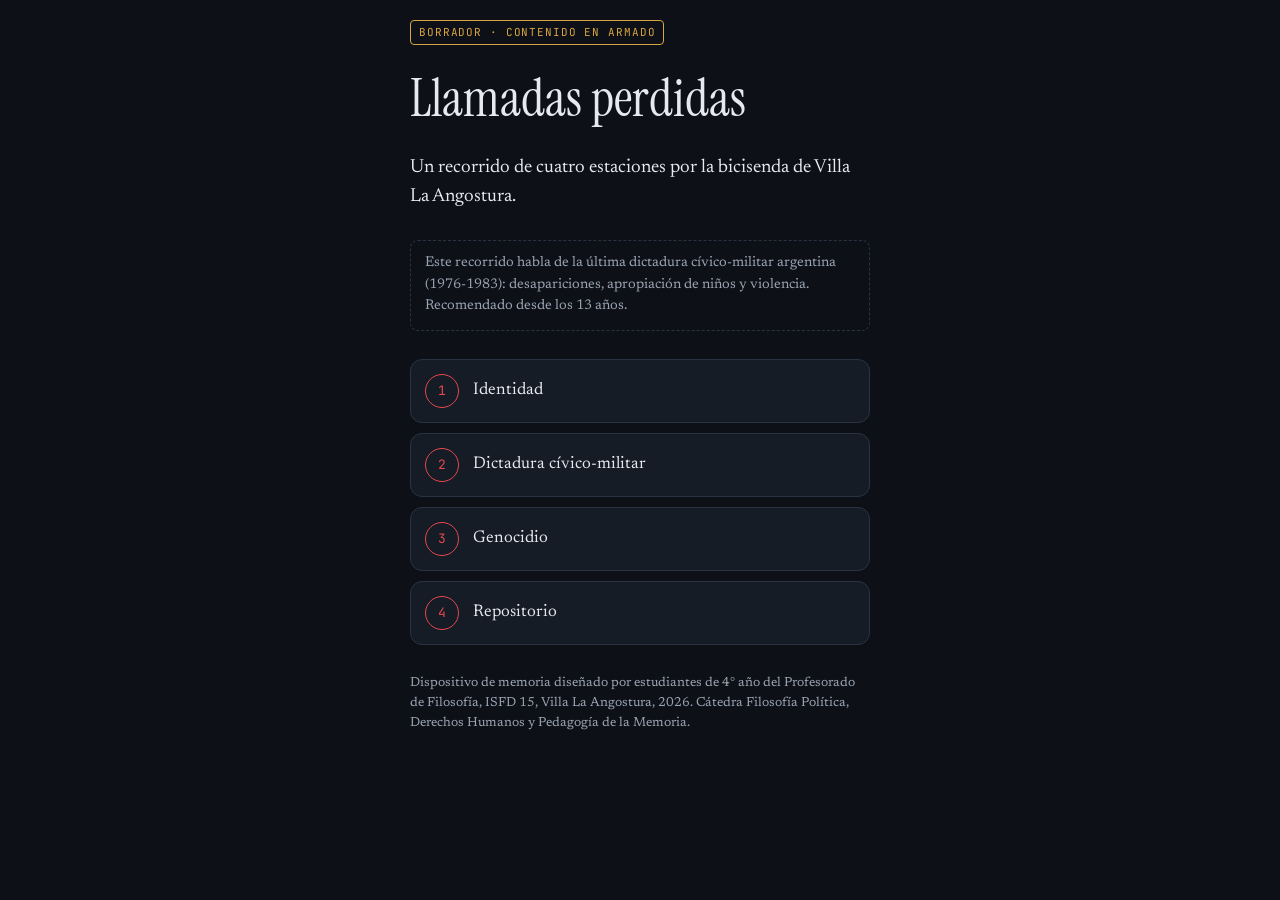
<file: index.html>
<!DOCTYPE html>
<html lang="es">
<head>
<meta charset="utf-8">
<meta name="viewport" content="width=device-width,initial-scale=1,viewport-fit=cover">
<meta name="theme-color" content="#0d1117">
<meta name="color-scheme" content="dark">
<title>Llamadas perdidas</title>
<link rel="preconnect" href="https://fonts.googleapis.com">
<link rel="preconnect" href="https://fonts.gstatic.com" crossorigin>
<link rel="stylesheet" href="https://fonts.googleapis.com/css2?family=Instrument+Serif:ital@0;1&family=Newsreader:ital,opsz,wght@0,6..72,400;0,6..72,500;1,6..72,400&family=JetBrains+Mono:wght@400;500&display=swap">
<link rel="stylesheet" href="estilo.css">
</head>
<body>
<main class="col portada" id="app">
  <span class="borrador">Borrador · contenido en armado</span>
  <h1 id="titulo"></h1>
  <p class="bajada" id="bajada"></p>
  <p class="aviso" id="aviso"></p>
  <ol class="lista" id="lista"></ol>
  <footer>Dispositivo de memoria diseñado por estudiantes de 4° año del Profesorado de Filosofía, ISFD 15, Villa La Angostura, 2026. Cátedra Filosofía Política, Derechos Humanos y Pedagogía de la Memoria.</footer>
</main>
<script src="datos.js"></script>
<script>
(function(){
  const D = window.DISPOSITIVO, $ = id => document.getElementById(id);
  $("titulo").textContent = D.titulo;
  $("bajada").textContent = D.bajada;
  $("aviso").textContent = D.aviso;
  D.estaciones.forEach(e => {
    const li = document.createElement("li"), a = document.createElement("a");
    a.href = "estacion-" + e.numero + ".html";
    const n = document.createElement("span"); n.className = "n"; n.textContent = e.numero;
    const t = document.createElement("span"); t.textContent = e.concepto;
    
    a.append(n, t); li.append(a); $("lista").append(li);
  });
})();
</script>
</body>
</html>
</file>
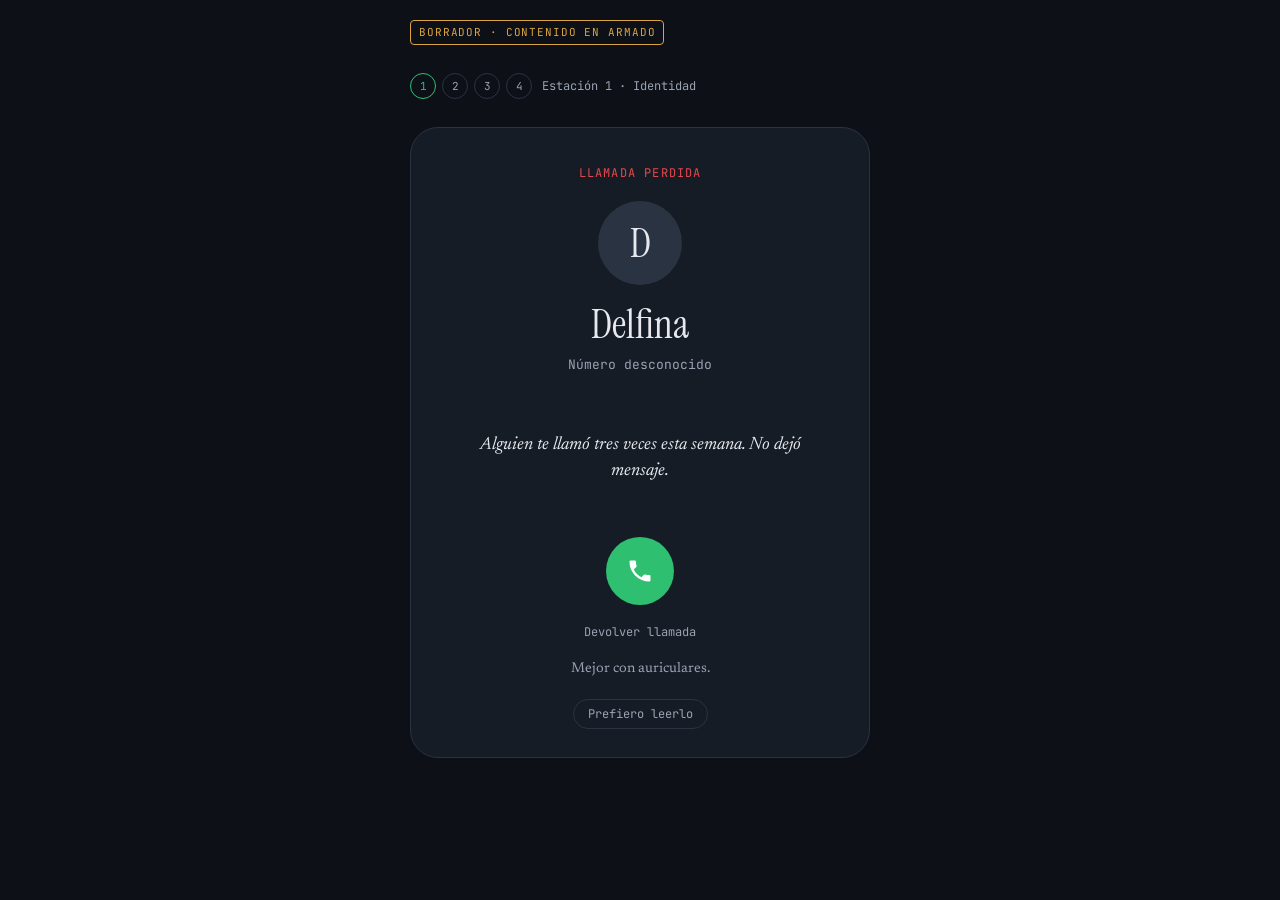
<file: estacion-1.html>
<!DOCTYPE html>
<html lang="es">
<head>
<meta charset="utf-8">
<meta name="viewport" content="width=device-width,initial-scale=1,viewport-fit=cover">
<meta name="theme-color" content="#0d1117">
<meta name="color-scheme" content="dark">
<title>Llamadas perdidas</title>
<link rel="preconnect" href="https://fonts.googleapis.com">
<link rel="preconnect" href="https://fonts.gstatic.com" crossorigin>
<link rel="stylesheet" href="https://fonts.googleapis.com/css2?family=Instrument+Serif:ital@0;1&family=Newsreader:ital,opsz,wght@0,6..72,400;0,6..72,500;1,6..72,400&family=JetBrains+Mono:wght@400;500&display=swap">
<link rel="stylesheet" href="estilo.css">
</head>
<body>
<main id="app"></main>
<script src="datos.js"></script>
<script>window.ESTACION = 1;</script>
<script src="llamada.js"></script>
</body>
</html>
</file>
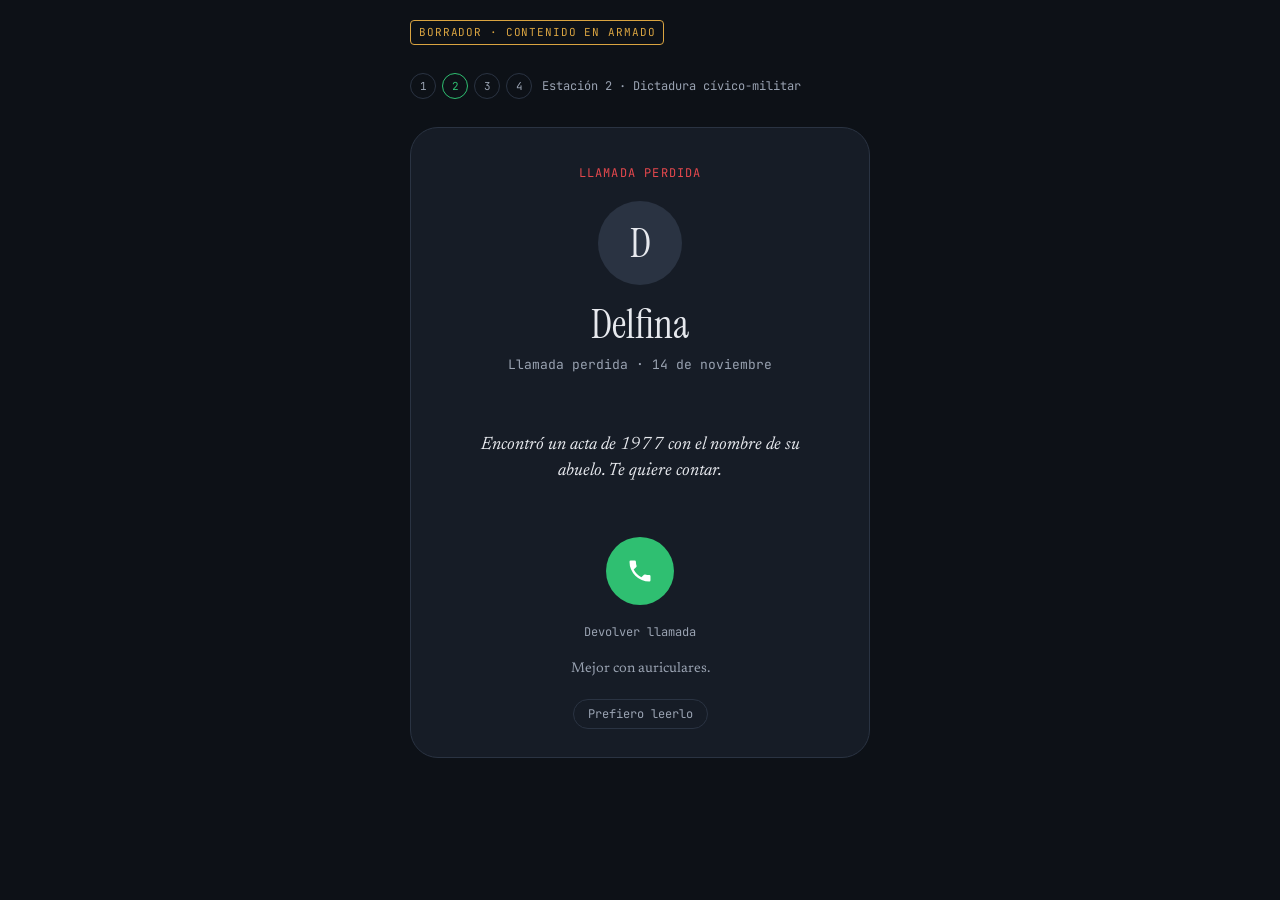
<file: estacion-2.html>
<!DOCTYPE html>
<html lang="es">
<head>
<meta charset="utf-8">
<meta name="viewport" content="width=device-width,initial-scale=1,viewport-fit=cover">
<meta name="theme-color" content="#0d1117">
<meta name="color-scheme" content="dark">
<title>Llamadas perdidas</title>
<link rel="preconnect" href="https://fonts.googleapis.com">
<link rel="preconnect" href="https://fonts.gstatic.com" crossorigin>
<link rel="stylesheet" href="https://fonts.googleapis.com/css2?family=Instrument+Serif:ital@0;1&family=Newsreader:ital,opsz,wght@0,6..72,400;0,6..72,500;1,6..72,400&family=JetBrains+Mono:wght@400;500&display=swap">
<link rel="stylesheet" href="estilo.css">
</head>
<body>
<main id="app"></main>
<script src="datos.js"></script>
<script>window.ESTACION = 2;</script>
<script src="llamada.js"></script>
</body>
</html>
</file>
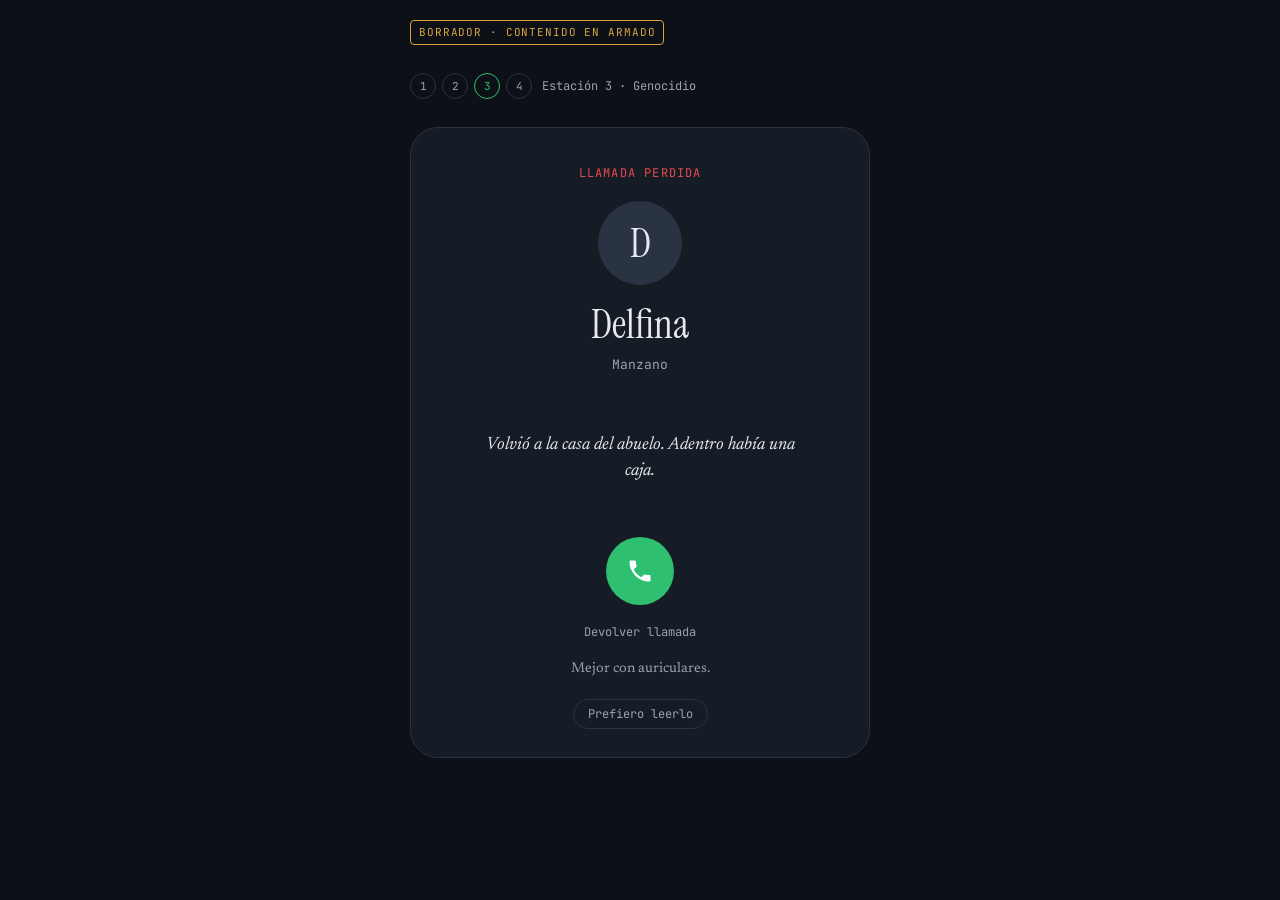
<file: estacion-3.html>
<!DOCTYPE html>
<html lang="es">
<head>
<meta charset="utf-8">
<meta name="viewport" content="width=device-width,initial-scale=1,viewport-fit=cover">
<meta name="theme-color" content="#0d1117">
<meta name="color-scheme" content="dark">
<title>Llamadas perdidas</title>
<link rel="preconnect" href="https://fonts.googleapis.com">
<link rel="preconnect" href="https://fonts.gstatic.com" crossorigin>
<link rel="stylesheet" href="https://fonts.googleapis.com/css2?family=Instrument+Serif:ital@0;1&family=Newsreader:ital,opsz,wght@0,6..72,400;0,6..72,500;1,6..72,400&family=JetBrains+Mono:wght@400;500&display=swap">
<link rel="stylesheet" href="estilo.css">
</head>
<body>
<main id="app"></main>
<script src="datos.js"></script>
<script>window.ESTACION = 3;</script>
<script src="llamada.js"></script>
</body>
</html>
</file>
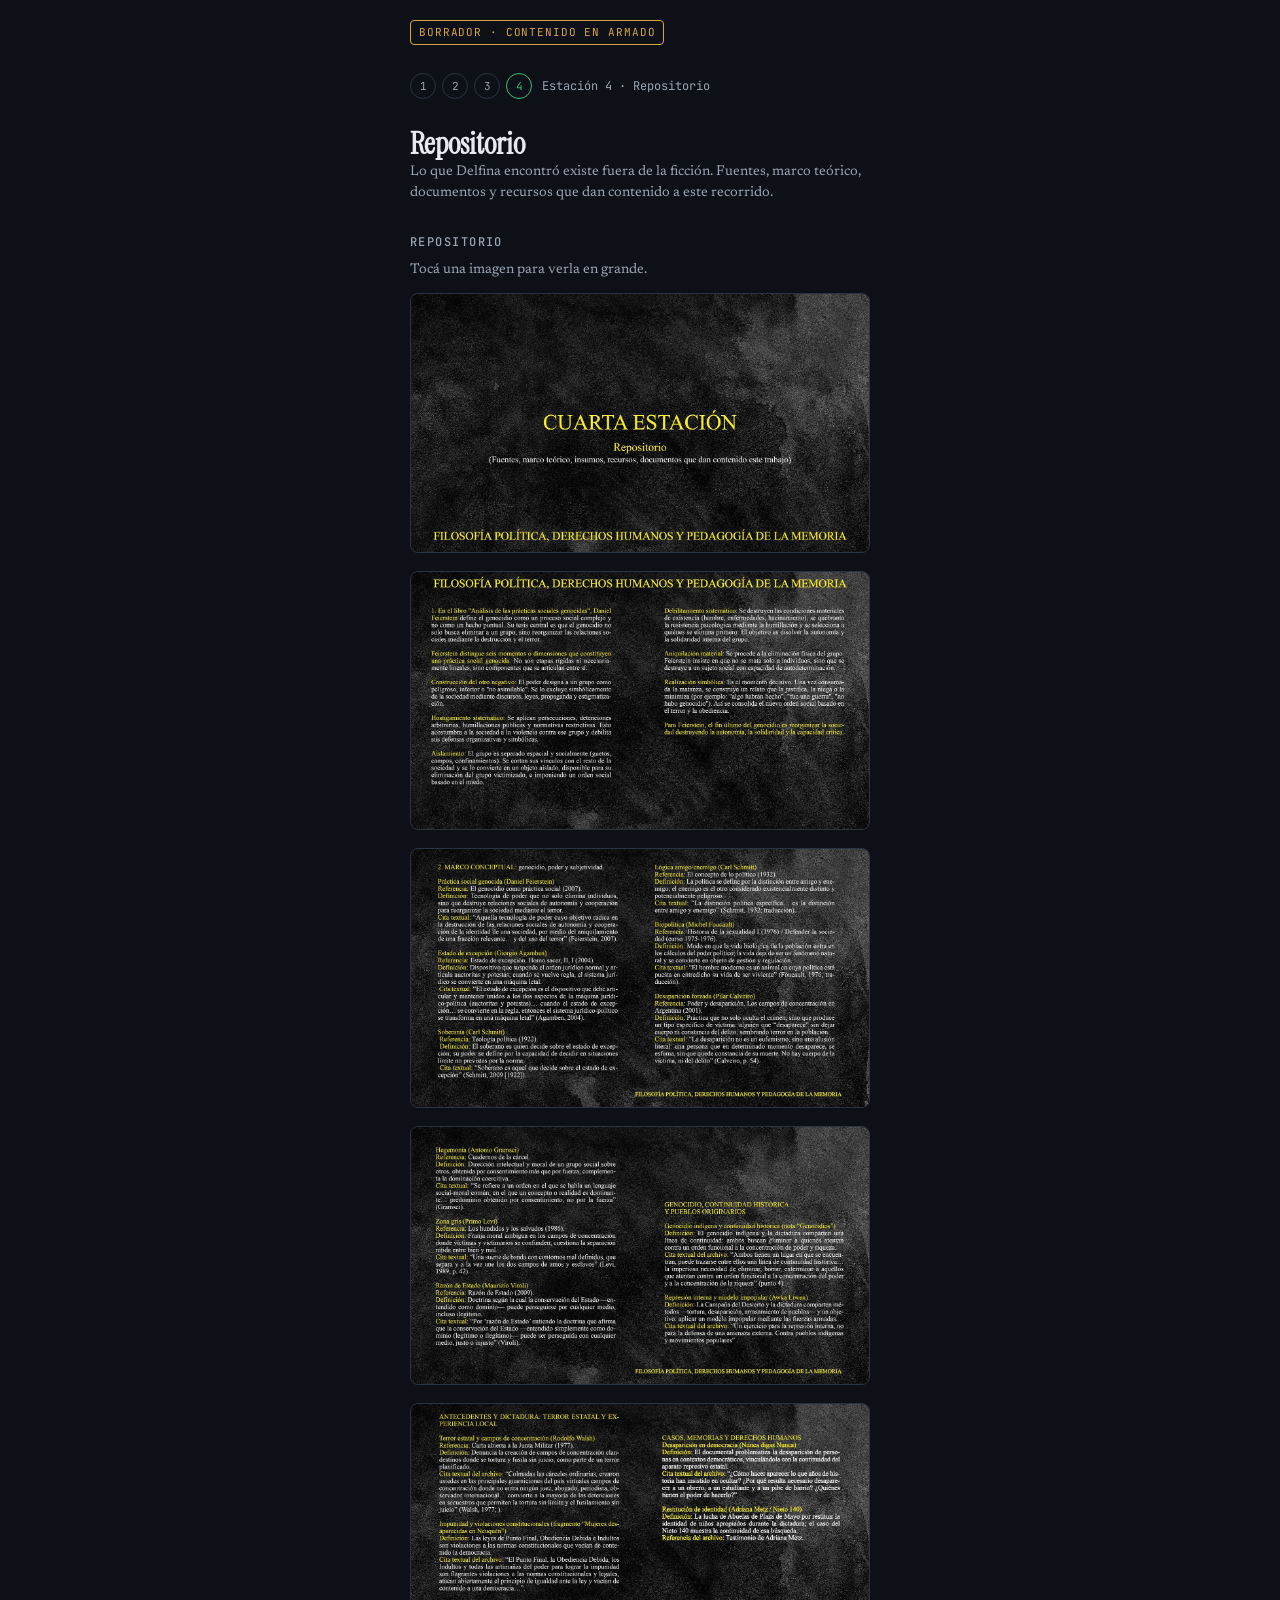
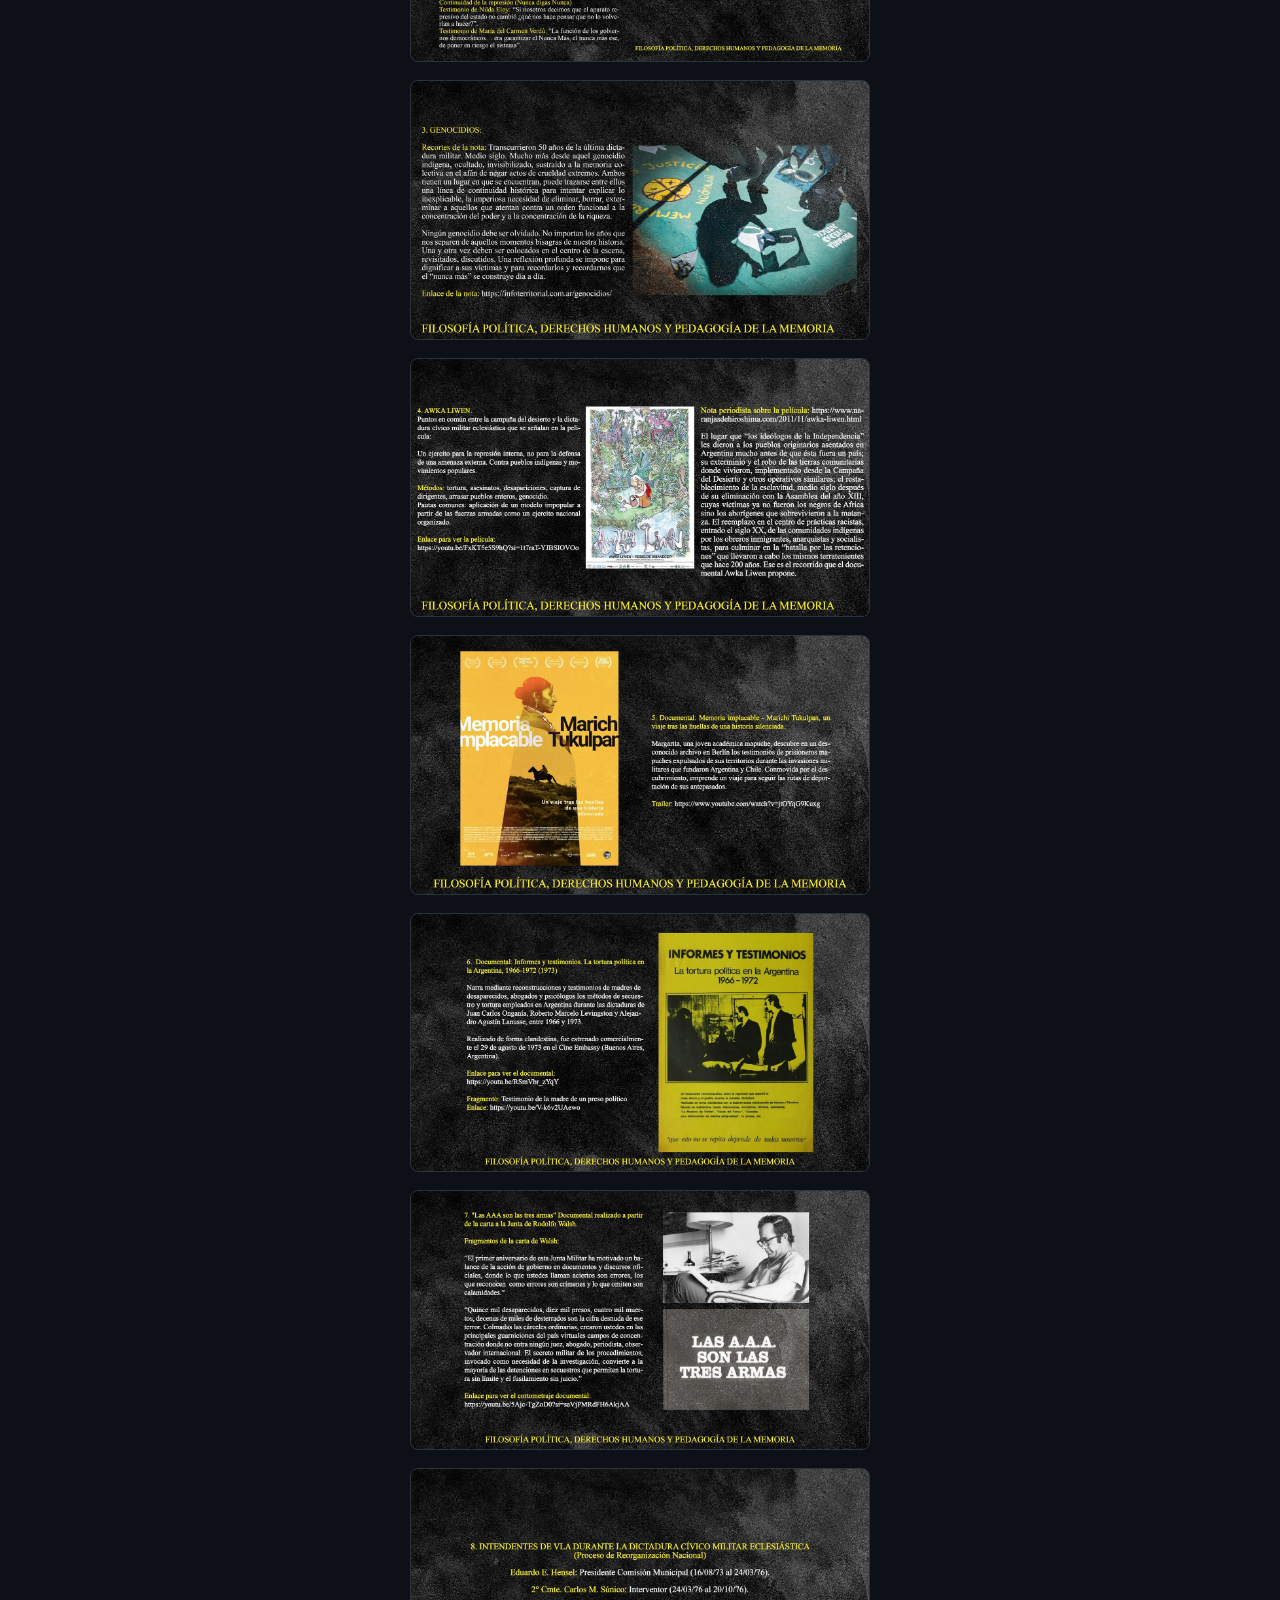
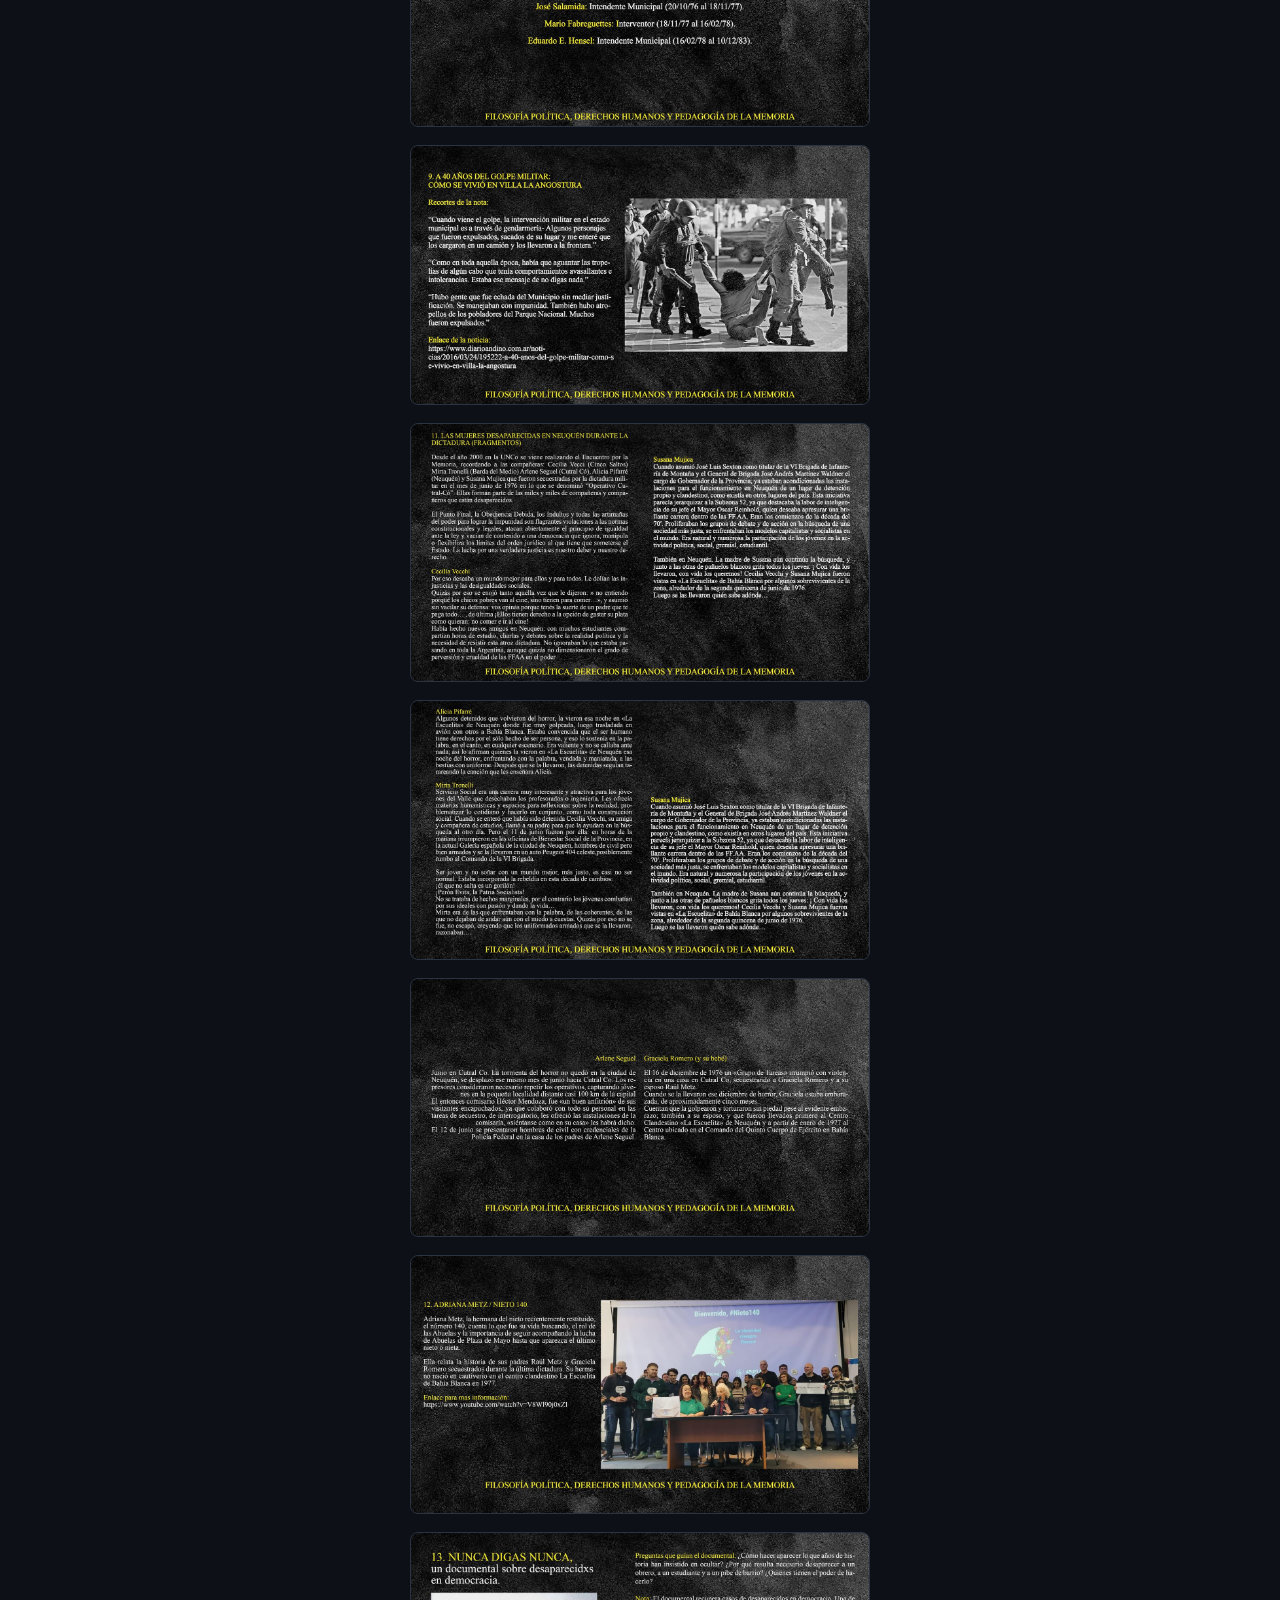
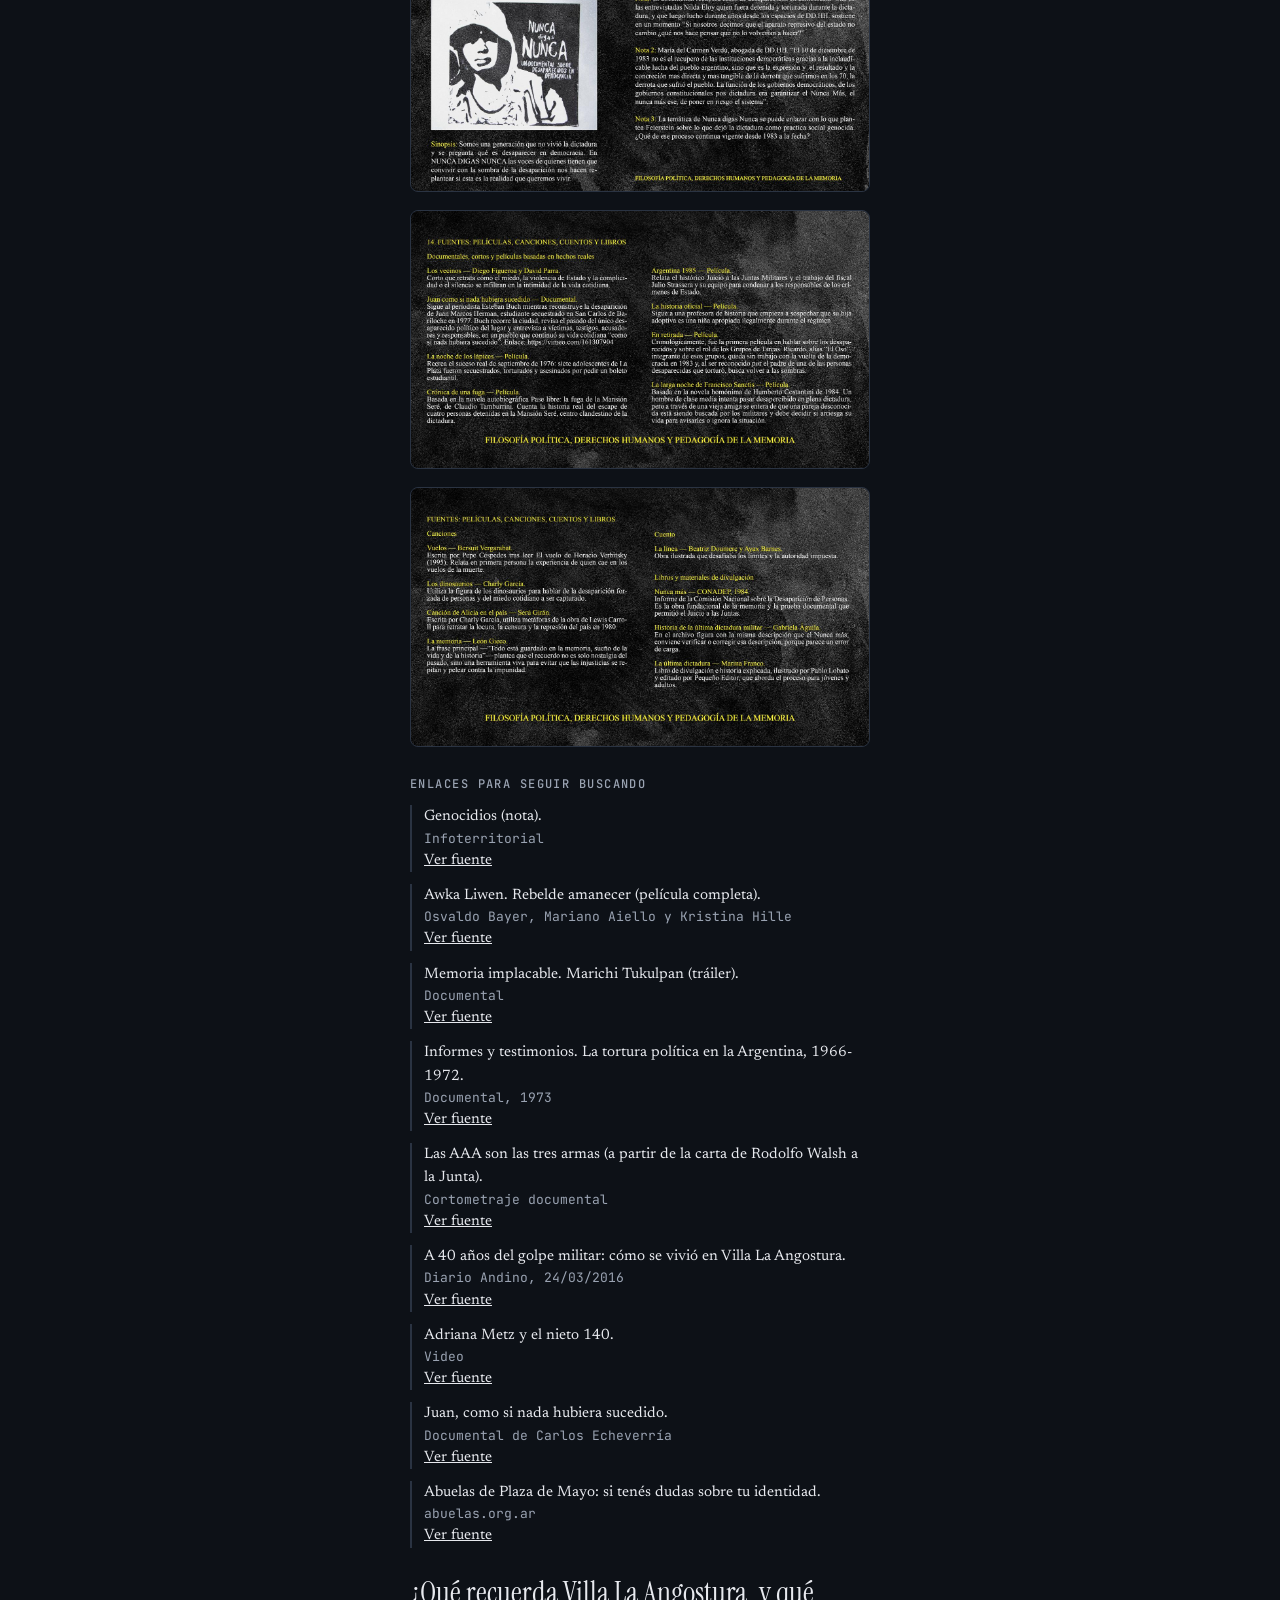
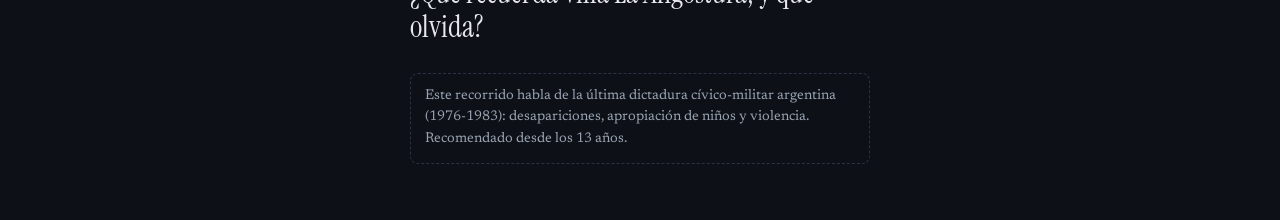
<file: estacion-4.html>
<!DOCTYPE html>
<html lang="es">
<head>
<meta charset="utf-8">
<meta name="viewport" content="width=device-width,initial-scale=1,viewport-fit=cover">
<meta name="theme-color" content="#0d1117">
<meta name="color-scheme" content="dark">
<title>Llamadas perdidas</title>
<link rel="preconnect" href="https://fonts.googleapis.com">
<link rel="preconnect" href="https://fonts.gstatic.com" crossorigin>
<link rel="stylesheet" href="https://fonts.googleapis.com/css2?family=Instrument+Serif:ital@0;1&family=Newsreader:ital,opsz,wght@0,6..72,400;0,6..72,500;1,6..72,400&family=JetBrains+Mono:wght@400;500&display=swap">
<link rel="stylesheet" href="estilo.css">
</head>
<body>
<main id="app"></main>
<script src="datos.js"></script>
<script>window.ESTACION = 4;</script>
<script src="llamada.js"></script>
</body>
</html>
</file>
<file: estilo.css>
/* Llamadas perdidas - una columna angosta, pensada para celular y de noche. */
:root{
  --noche:#0d1117; --noche-2:#161c26; --linea:#2a3342;
  --texto:#e7e9ee; --tenue:#9aa3b2;
  --verde:#2fbf71; --rojo:#e5484d; --brasa:#d9a441;
  --papel:#ece4d3; --tinta:#2b2a33;
  --f-titulo:"Instrument Serif", Georgia, serif;
  --f-cuerpo:"Newsreader", Georgia, serif;
  --f-tel:"JetBrains Mono", ui-monospace, Menlo, monospace;
  color-scheme:dark;
}
*{box-sizing:border-box}
[hidden]{display:none!important}
html,body{margin:0;background:var(--noche);color:var(--texto)}
body{font-family:var(--f-cuerpo);font-size:17px;line-height:1.55;
  padding:max(20px,env(safe-area-inset-top)) max(16px,env(safe-area-inset-right)) 56px max(16px,env(safe-area-inset-left))}
img{max-width:100%;display:block}
a{color:var(--texto)}
.col{max-width:460px;margin:0 auto;display:flex;flex-direction:column;gap:28px}
.borrador{font-family:var(--f-tel);font-size:11px;letter-spacing:.08em;text-transform:uppercase;color:var(--brasa);border:1px solid var(--brasa);border-radius:4px;padding:3px 8px;align-self:flex-start}
.pendiente{color:var(--brasa)}

/* Recorrido */
.recorrido{display:flex;align-items:center;gap:10px;font-family:var(--f-tel);font-size:12px;color:var(--tenue)}
.recorrido ol{list-style:none;display:flex;gap:6px;margin:0;padding:0}
.recorrido li a,.recorrido li span{width:26px;height:26px;border-radius:50%;border:1px solid var(--linea);display:grid;place-items:center;font-size:11px;text-decoration:none;color:var(--tenue)}
.recorrido li.on a,.recorrido li.on span{border-color:var(--verde);color:var(--verde)}

/* Teléfono */
.tel{background:var(--noche-2);border:1px solid var(--linea);border-radius:28px;padding:36px 24px 28px;display:flex;flex-direction:column;align-items:center;gap:18px;text-align:center}
.estado{font-family:var(--f-tel);font-size:12px;letter-spacing:.1em;text-transform:uppercase;color:var(--rojo)}
.estado.vivo{color:var(--verde)}
.avatar{width:84px;height:84px;border-radius:50%;background:var(--linea);display:grid;place-items:center;font-family:var(--f-titulo);font-size:40px}
.quien{font-family:var(--f-titulo);font-weight:400;font-size:40px;line-height:1.05;margin:0}
.desde{font-family:var(--f-tel);font-size:13px;color:var(--tenue);margin:-8px 0 0}
.reloj{font-family:var(--f-tel);font-size:15px;font-variant-numeric:tabular-nums;min-height:1.4em}
.subtitulo{min-height:4.5em;font-size:18px;line-height:1.45;max-width:34ch;font-style:italic;margin:0}
.ondas{display:flex;gap:4px;align-items:center;height:28px}
.ondas i{display:block;width:4px;border-radius:2px;background:var(--verde);height:6px;opacity:.85}
.hablando .ondas i{animation:onda 900ms ease-in-out infinite}
.ondas i:nth-child(2){animation-delay:120ms}.ondas i:nth-child(3){animation-delay:240ms}.ondas i:nth-child(4){animation-delay:360ms}.ondas i:nth-child(5){animation-delay:480ms}
@keyframes onda{0%,100%{height:6px}50%{height:26px}}
.botones{display:flex;gap:28px;justify-content:center;margin-top:6px}
.btn-tel{width:68px;height:68px;border-radius:50%;border:0;cursor:pointer;display:grid;place-items:center;color:#fff}
.btn-tel svg{width:28px;height:28px}
.btn-verde{background:var(--verde)} .btn-rojo{background:var(--rojo)}
button:focus-visible,a:focus-visible{outline:2px solid var(--brasa);outline-offset:3px}
.etq{font-family:var(--f-tel);font-size:12px;color:var(--tenue)}
.consejo{font-size:14px;color:var(--tenue);margin:0}
.leer{background:none;border:1px solid var(--linea);color:var(--tenue);border-radius:999px;padding:6px 14px;font-family:var(--f-tel);font-size:12px;cursor:pointer}

/* Relato en texto */
.relato{background:var(--noche-2);border:1px solid var(--linea);border-radius:12px;padding:18px 18px 8px}
.relato p{margin:0 0 14px}

/* Después de la llamada */
.despues{display:flex;flex-direction:column;gap:30px}
.lema{font-family:var(--f-titulo);font-size:34px;line-height:1.1;margin:0}
.lema em{color:var(--brasa)}
h2{font-family:var(--f-tel);font-weight:500;font-size:12px;letter-spacing:.12em;text-transform:uppercase;color:var(--tenue);margin:0 0 12px}
.docs{display:flex;flex-direction:column;gap:18px}
.doc{border:1px solid var(--linea);border-radius:8px;overflow:hidden;background:var(--noche-2)}
.doc .marco{aspect-ratio:4/3;background:var(--papel);color:var(--tinta);display:grid;place-items:center;text-align:center;padding:18px;font-size:15px}
.doc .marco-audio{aspect-ratio:auto;padding:22px 14px;background:var(--noche-2)}
.doc .marco-audio audio{width:100%}
.doc .pie{padding:10px 14px;display:flex;flex-direction:column;gap:4px}
.doc .pie strong{font-weight:500}
.sello{font-family:var(--f-tel);font-size:11px;letter-spacing:.08em;text-transform:uppercase;align-self:flex-start;padding:2px 7px;border-radius:3px}
.sello.ficcion{color:var(--brasa);border:1px solid var(--brasa)}
.sello.real{color:var(--verde);border:1px solid var(--verde)}
.sello.sin-rotular{color:var(--rojo);border:1px dashed var(--rojo)}
.doc .nota{font-size:13px;color:var(--tenue)}
.fuentes{list-style:none;margin:0;padding:0;display:flex;flex-direction:column;gap:12px;font-size:15px}
.fuentes li{border-left:2px solid var(--linea);padding-left:12px}
.fuentes span{display:block;color:var(--tenue);font-size:13px;font-family:var(--f-tel)}
.pregunta{font-family:var(--f-titulo);font-size:30px;line-height:1.15;margin:0}
.siguiente{border-top:1px solid var(--linea);padding-top:20px;display:flex;flex-direction:column;gap:6px}
.siguiente p{margin:0}

/* Portada */
.portada h1{font-family:var(--f-titulo);font-weight:400;font-size:52px;line-height:1;margin:0}
.portada .bajada{font-size:19px;margin:0}
.aviso{font-size:14px;color:var(--tenue);border:1px dashed var(--linea);border-radius:8px;padding:12px 14px;margin:0}
.lista{list-style:none;margin:0;padding:0;display:flex;flex-direction:column;gap:10px}
.lista a{display:flex;gap:14px;align-items:center;padding:14px;border:1px solid var(--linea);border-radius:12px;text-decoration:none;background:var(--noche-2)}
.lista .n{width:34px;height:34px;border-radius:50%;border:1px solid var(--rojo);color:var(--rojo);display:grid;place-items:center;font-family:var(--f-tel);font-size:13px;flex:none}
.lista small{display:block;color:var(--tenue);font-family:var(--f-tel);font-size:12px}
footer{font-size:13px;color:var(--tenue)}

@media (prefers-reduced-motion: reduce){.hablando .ondas i{animation:none;height:16px}}
</file>
